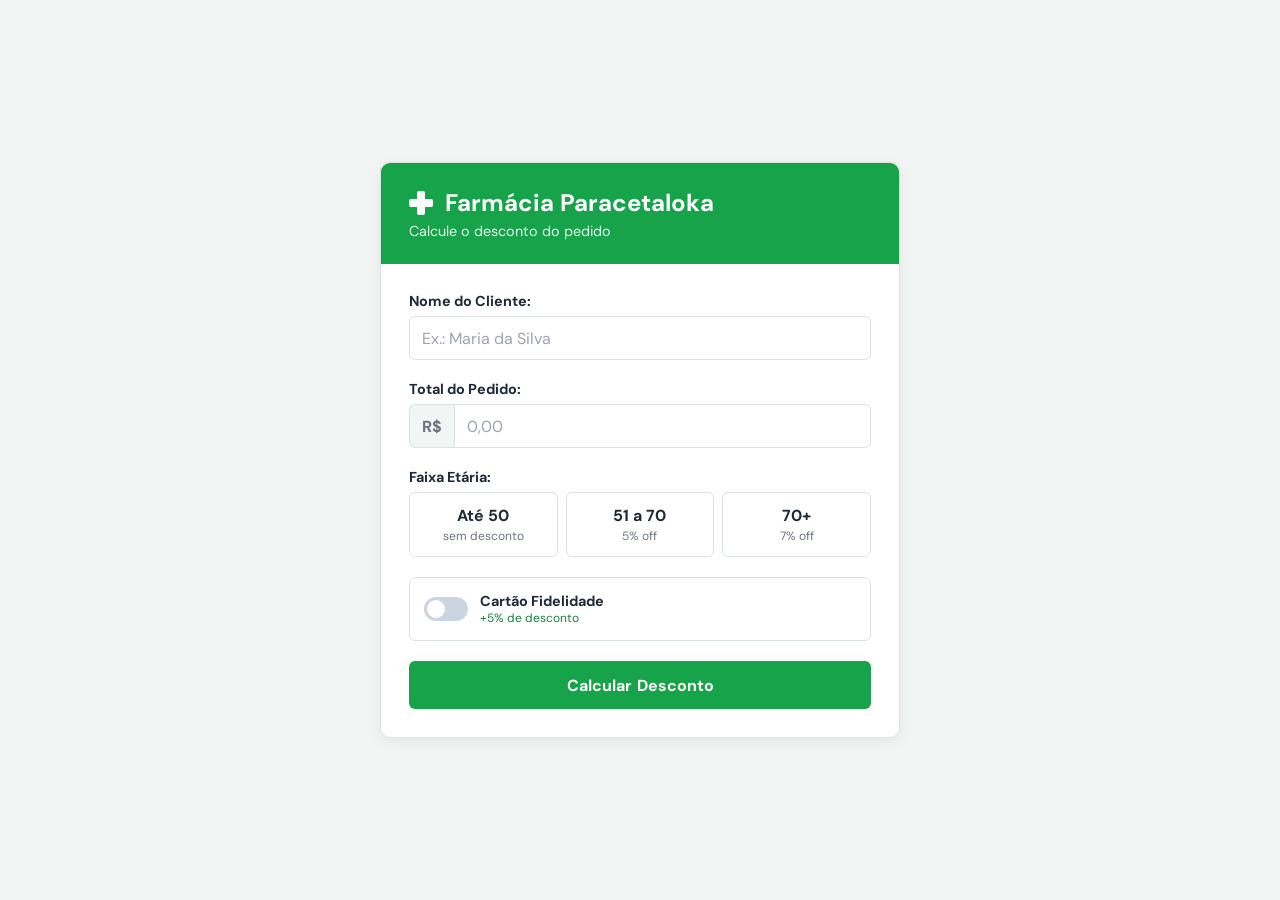
<file: 09-24-26/index.html>
<!DOCTYPE html>
<html lang="pt-BR">

<head>
    <meta charset="UTF-8">
    <meta name="viewport" content="width=device-width, initial-scale=1.0">
    <title>Paracetaloka</title>
    <link rel="preconnect" href="https://fonts.googleapis.com">
    <link rel="preconnect" href="https://fonts.gstatic.com" crossorigin>
    <link href="https://fonts.googleapis.com/css2?family=DM+Sans:wght@400;500;700&display=swap" rel="stylesheet">
    <link rel="stylesheet" href="style.css">
</head>
<!--
    a farmácia Parecetaloka, deseja calcular o total do pedido de seus clientes com base na faixa etária e cartão fidelidade.
    crie um sistema que obtenha o nome do cliente, total do pedido, escolha a faixa etária e se o pagamento é por cartão fidelidade.
    assuma que:
        Idade <50: Sem desconto;
        Idade entre 51 e 70: 5% de desconto;
        Idade >= 70: 7% de desconto

    se o cartão fidelidade for selecionado, o cliente terá mais 5% de desconto
-->

<body>
    <main class="receita">
        <header class="topo">
            <span class="cruz" aria-hidden="true"></span>
            <h1>Farmácia Paracetaloka</h1>
            <p class="slogan">Calcule o desconto do pedido</p>
        </header>

        <form action="calcular.php" method="post">
            <div class="campo">
                <label for="nome">Nome do Cliente:</label>
                <input type="text" id="nome" name="nome" placeholder="Ex.: Maria da Silva" required>
            </div>

            <div class="campo">
                <label for="total">Total do Pedido:</label>
                <div class="moeda">
                    <span>R$</span>
                    <input type="number" id="total" name="total" step="0.01" min="0" placeholder="0,00" required>
                </div>
            </div>

            <fieldset class="campo">
                <legend>Faixa Etária:</legend>
                <div class="blister">
                    <input type="radio" id="idade1" name="idade" value="menor50" required>
                    <label for="idade1"><strong>Até 50</strong><small>sem desconto</small></label>

                    <input type="radio" id="idade2" name="idade" value="51-70" required>
                    <label for="idade2"><strong>51 a 70</strong><small>5% off</small></label>

                    <input type="radio" id="idade3" name="idade" value=">=70" required>
                    <label for="idade3"><strong>70+</strong><small>7% off</small></label>
                </div>
            </fieldset>

            <div class="campo fidelidade">
                <input type="checkbox" id="fidelidade" name="fidelidade">
                <label for="fidelidade">
                    <span class="chave" aria-hidden="true"></span>
                    <span>Cartão Fidelidade <small>+5% de desconto</small></span>
                </label>
            </div>

            <button type="submit">
                <span class="metade-a">Calcular</span>
                <span class="metade-b">Desconto</span>
            </button>
        </form>
    </main>
</body>

</html>
</file>
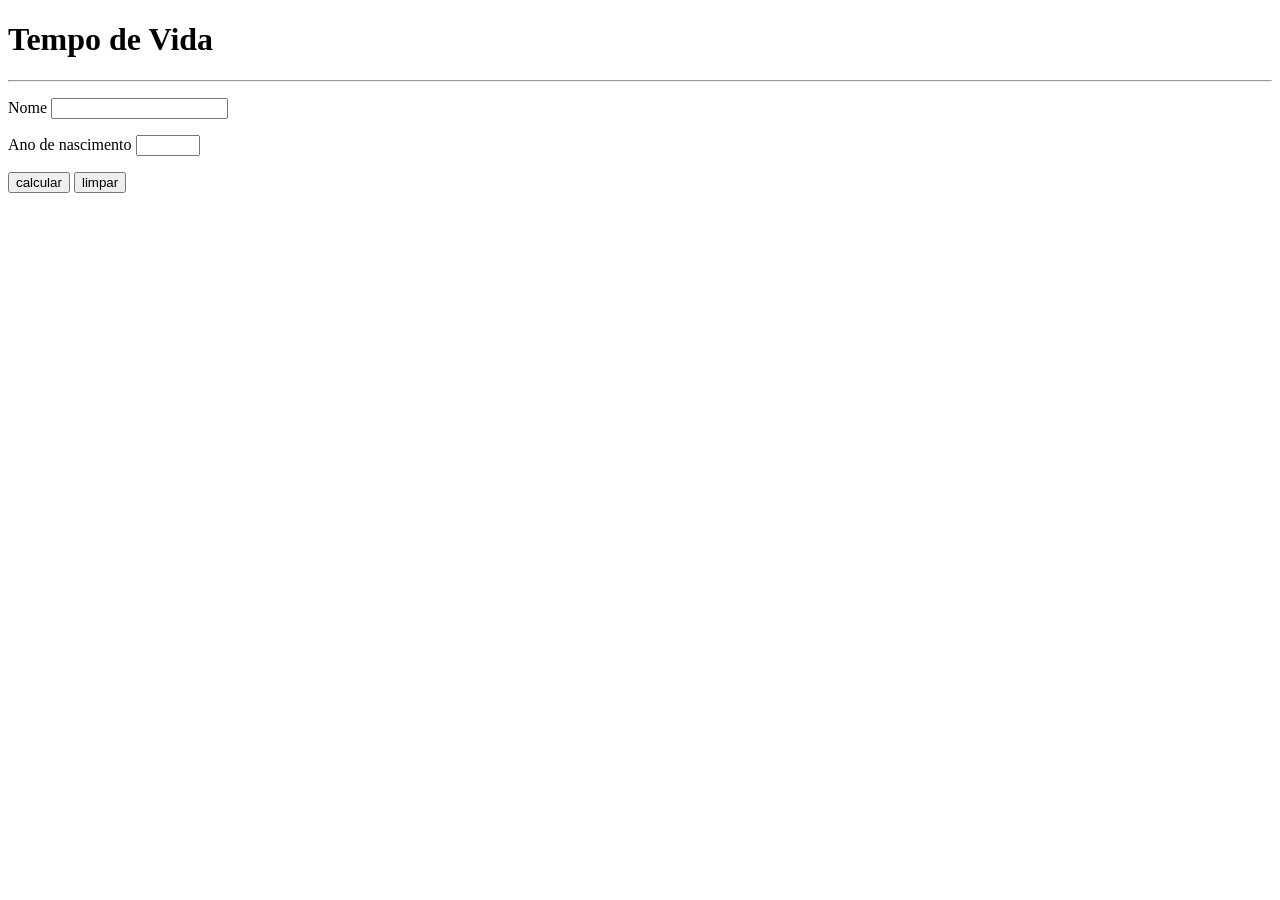
<file: 09-10-26/Ex01/index.html>
<!DOCTYPE html>
<html lang="pt-br">
<head>
    <meta charset="UTF-8">
    <meta name="viewport" content="width=device-width, initial-scale=1.0">
    <title>Tempo de Vida</title>
</head>
<body>
    <h1>Tempo de Vida</h1>
    <hr>

    <!-- Descrição do exercicio:
        Crie uma apicação em PHP que receba por meio ed um form o nome
    e o ano de nascimento de uma pessoa. Com esses dados deverá calcular e exibir:
        -A idade atual da pessoa;
        -A quantidade aproximada de dias que ela já viveu
        -A quantidade aproximada de horas e minutos que a pessoa viveu
        -A quantidade de batimentos cardiacos que o coração já deu (considere uma média de 75 por minuto)
        -Quantos batimentos cardiacos ainda restam considere uma expectatice de vida de 90 anos

        ATENÇÃO:
        Se a pessoa já tiver ultrapassado essa expectativa, o sistema
    deve exibir uma mensagem informando isso em vez de um valor negativo.
    -->

    <form action="calcular.php" method="post">
        <p>
        <label for="n">Nome</label>
        <input type="text" name="tnome" required>
        </p>
        <p>

        <label for="a">Ano de nascimento</label>
        <input type="number" name="tano" required min="1910" max="2026">
        </p>
        <input type="submit" value="calcular">
        <input type="reset" value="limpar">
    </form>
</body>
</html>
</file>
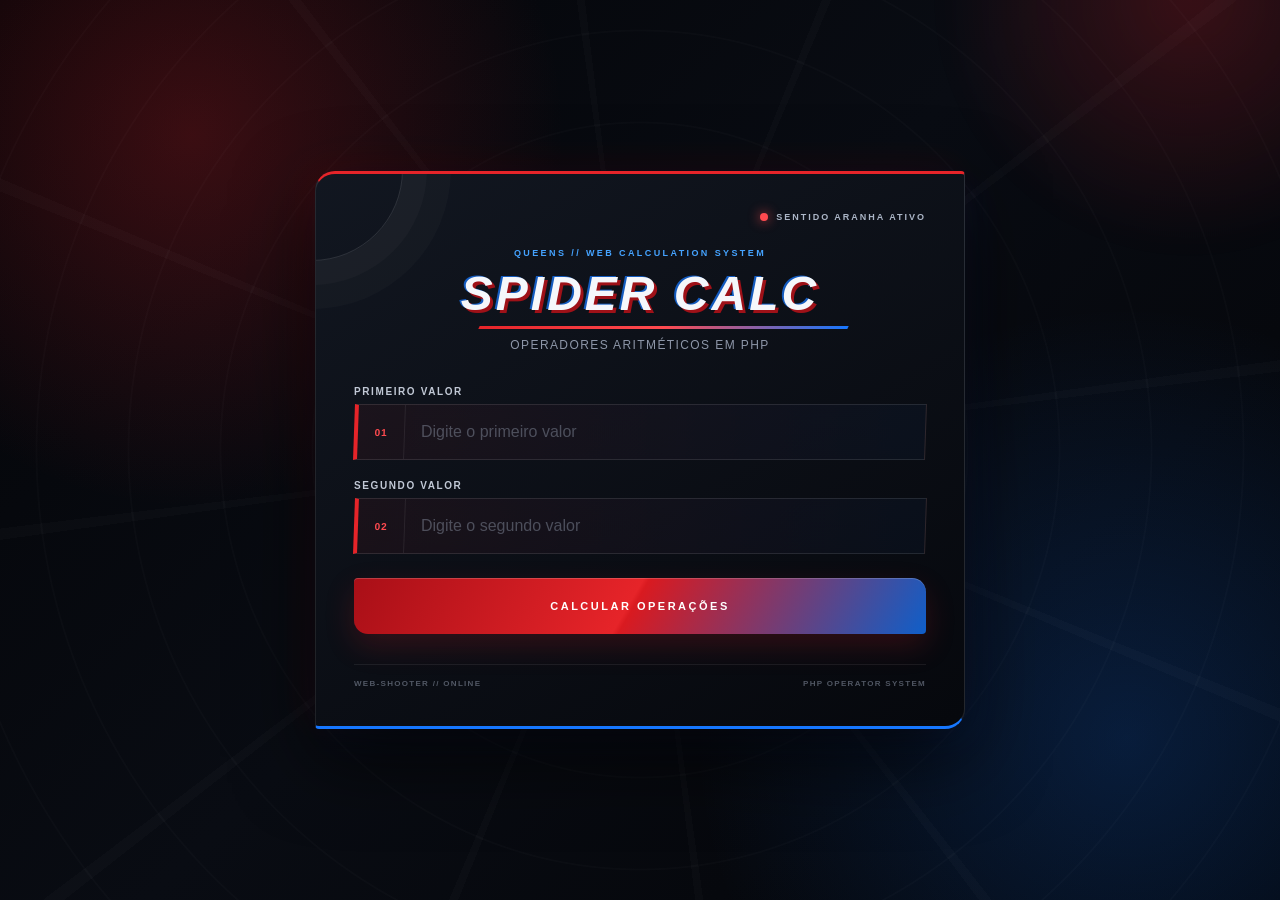
<file: 09-17-26/Ex01/index.html>
<!DOCTYPE html>
<html lang="pt-BR">
<head>
    <meta charset="UTF-8">
    <meta name="viewport" content="width=device-width, initial-scale=1.0">
    <title>Spider Calculator | Operadores em PHP</title>
    <link rel="stylesheet" href="style.css">
</head>
<body>
    <main class="container">
        <div class="system-status">
            <span class="status-dot"></span>
            SENTIDO ARANHA ATIVO
        </div>

        <header class="hero">
            <p class="eyebrow">QUEENS // WEB CALCULATION SYSTEM</p>
            <h1>SPIDER CALC</h1>
            <p class="subtitle">Operadores aritméticos em PHP</p>
        </header>

        <form action="index.php" method="POST" class="calculator-form">
            <div class="field-group">
                <label for="valor1">Primeiro valor</label>
                <div class="input-shell">
                    <span>01</span>
                    <input
                        type="number"
                        id="valor1"
                        name="valor1"
                        step="any"
                        placeholder="Digite o primeiro valor"
                        required
                    >
                </div>
            </div>

            <div class="field-group">
                <label for="valor2">Segundo valor</label>
                <div class="input-shell">
                    <span>02</span>
                    <input
                        type="number"
                        id="valor2"
                        name="valor2"
                        step="any"
                        placeholder="Digite o segundo valor"
                        required
                    >
                </div>
            </div>

            <button type="submit">
                <span>Calcular operações</span>
            </button>
        </form>

        <footer class="system-footer">
            <span>WEB-SHOOTER // ONLINE</span>
            <span>PHP OPERATOR SYSTEM</span>
        </footer>
    </main>
</body>
</html>
</file>
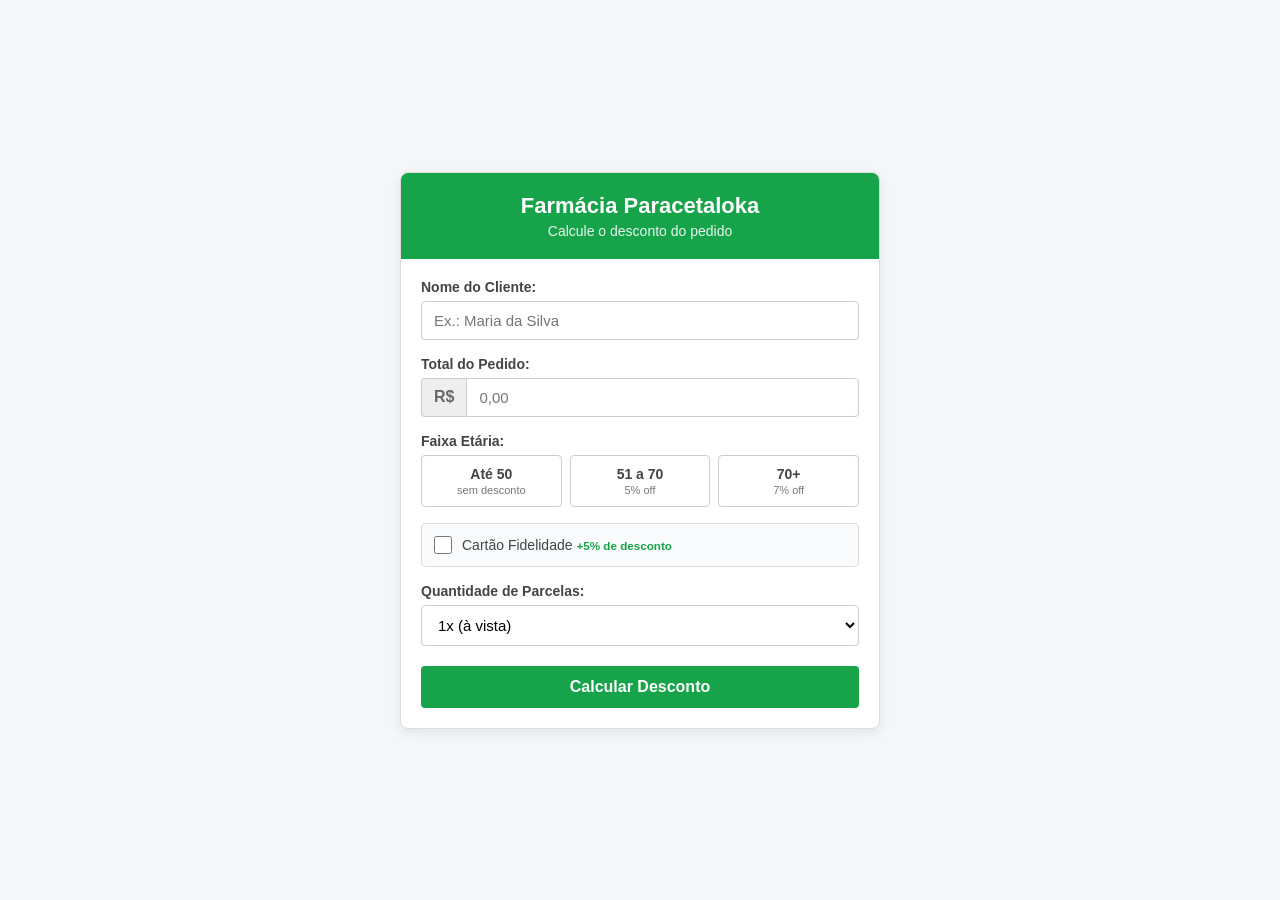
<file: 09-24-26/Ex01/index.html>
<!DOCTYPE html>
<html lang="pt-BR">

<head>
    <meta charset="UTF-8">
    <meta name="viewport" content="width=device-width, initial-scale=1.0">
    <title>Paracetaloka</title>
    <link rel="preconnect" href="https://fonts.googleapis.com">
    <link rel="preconnect" href="https://fonts.gstatic.com" crossorigin>
    <link href="https://fonts.googleapis.com/css2?family=DM+Sans:wght@400;500;700&display=swap" rel="stylesheet">
    <link rel="stylesheet" href="style.css">
</head>
<!--
    a farmácia Parecetaloka, deseja calcular o total do pedido de seus clientes com base na faixa etária e cartão fidelidade.
    crie um sistema que obtenha o nome do cliente, total do pedido, escolha a faixa etária e se o pagamento é por cartão fidelidade.
    assuma que:
        Idade <50: Sem desconto;
        Idade entre 51 e 70: 5% de desconto;
        Idade >= 70: 7% de desconto

    se o cartão fidelidade for selecionado, o cliente terá mais 5% de desconto
-->

<body>
    <main class="receita">
        <header class="topo">
            <span class="cruz" aria-hidden="true"></span>
            <h1>Farmácia Paracetaloka</h1>
            <p class="slogan">Calcule o desconto do pedido</p>
        </header>

        <form action="calcular.php" method="post">
            <div class="campo">
                <label for="nome">Nome do Cliente:</label>
                <input type="text" id="nome" name="nome" placeholder="Ex.: Maria da Silva" required>
            </div>

            <div class="campo">
                <label for="total">Total do Pedido:</label>
                <div class="moeda">
                    <span>R$</span>
                    <input type="number" id="total" name="total" step="0.01" min="0" placeholder="0,00" required>
                </div>
            </div>

            <fieldset class="campo">
                <legend>Faixa Etária:</legend>
                <div class="blister">
                    <input type="radio" id="idade1" name="idade" value="menor50" required>
                    <label for="idade1"><strong>Até 50</strong><small>sem desconto</small></label>

                    <input type="radio" id="idade2" name="idade" value="51-70" required>
                    <label for="idade2"><strong>51 a 70</strong><small>5% off</small></label>

                    <input type="radio" id="idade3" name="idade" value=">=70" required>
                    <label for="idade3"><strong>70+</strong><small>7% off</small></label>
                </div>
            </fieldset>

            <div class="campo fidelidade">
                <input type="checkbox" id="fidelidade" name="fidelidade">
                <label for="fidelidade">
                    <span class="chave" aria-hidden="true"></span>
                    <span>Cartão Fidelidade <small>+5% de desconto</small></span>
                </label>
            </div>

            <div class="campo">
                <label for="parcelas">Quantidade de Parcelas:</label>
                <select id="parcelas" name="parcelas" required>
                    <option value="1">1x (à vista)</option>
                    <option value="2">2x</option>
                    <option value="3">3x</option>
                    <option value="4">4x</option>
                    <option value="5">5x</option>
                    <option value="6">6x</option>
                </select>
            </div>

            <button type="submit">
                <span class="metade-a">Calcular</span>
                <span class="metade-b">Desconto</span>
            </button>
        </form>
    </main>
</body>

</html>
</file>
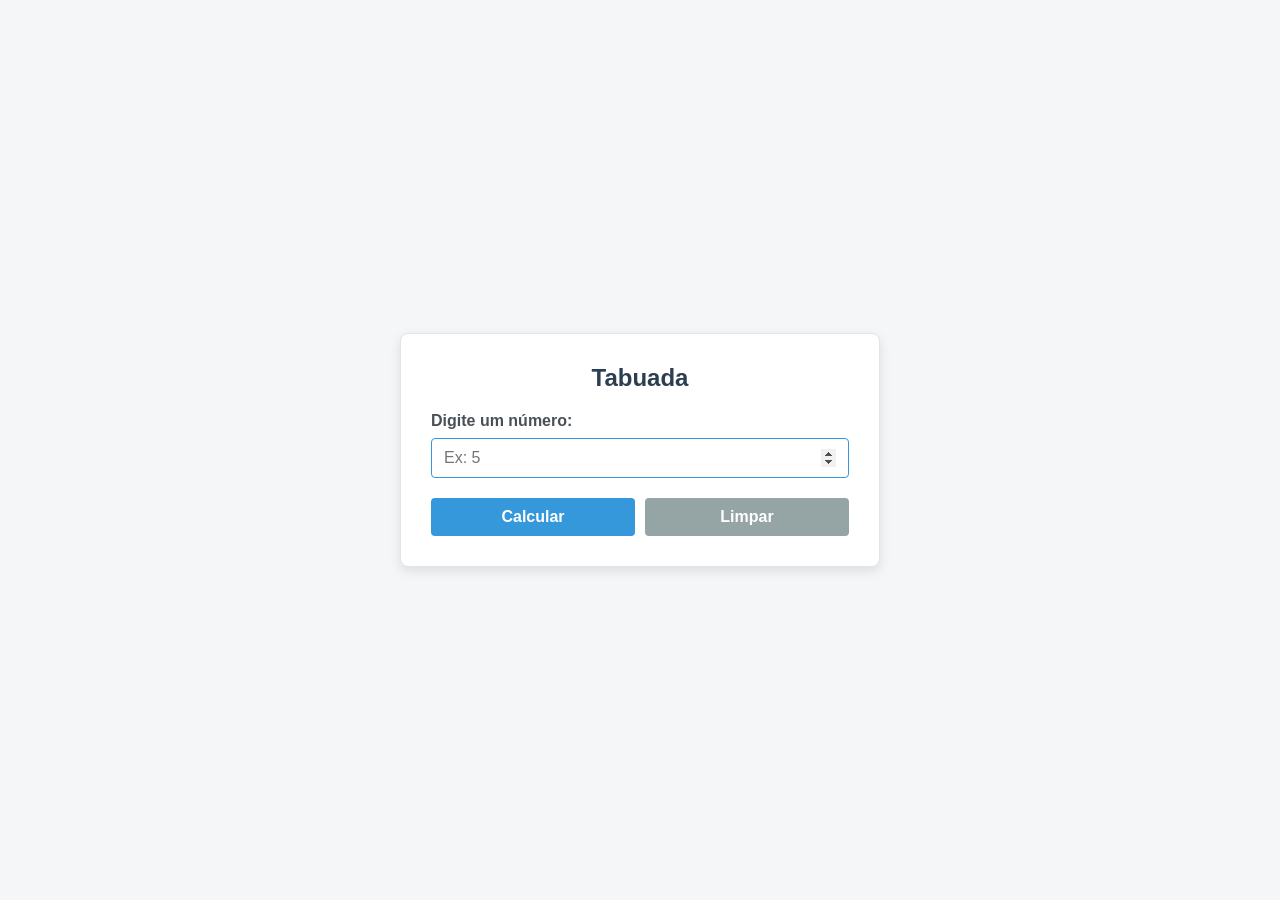
<file: 10-01-26/Ex01/index.html>
<!DOCTYPE html>
<html lang="pt-br">
<head>
    <meta charset="UTF-8">
    <meta name="viewport" content="width=device-width, initial-scale=1.0">
    <title>Tabuada</title>
    <link rel="stylesheet" href="style.css">
</head>
<body>
    <div class="container">
        <h1>Tabuada</h1>
        <form action="tabuada.php" method="GET">
            <div class="form-group">
                <label for="numero">Digite um número:</label>
                <input type="number" id="numero" name="numero" required placeholder="Ex: 5" autofocus>
            </div>
            <div class="botoes">
                <button type="submit">Calcular</button>
                <button type="reset">Limpar</button>
            </div>
        </form>
    </div>
</body>
</html>
</file>
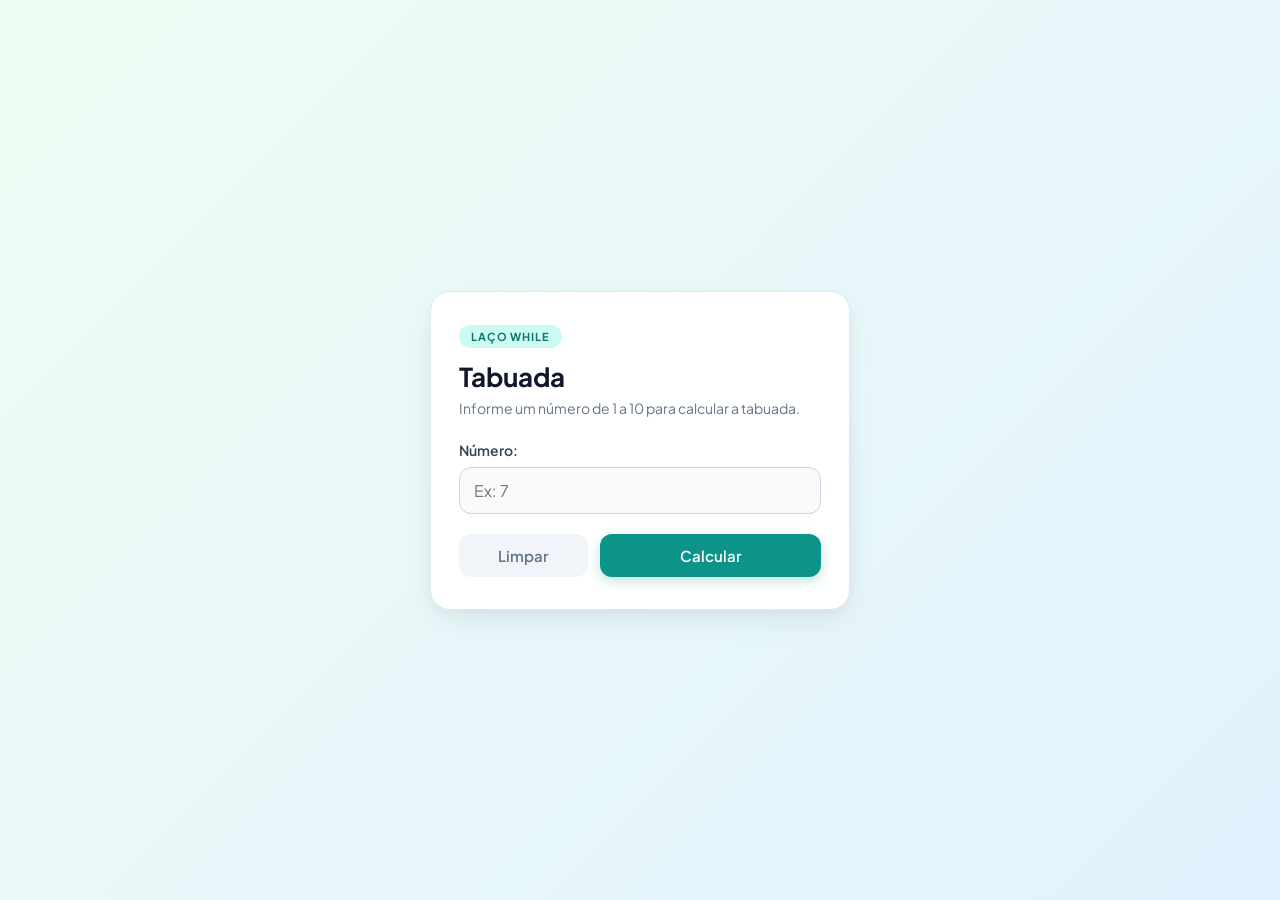
<file: 10-01-26/Ex02/index.html>
<!DOCTYPE html>
<html lang="pt-br">
<head>
    <meta charset="UTF-8">
    <meta name="viewport" content="width=device-width, initial-scale=1.0">
    <title>Tabuada com While</title>
    <link rel="stylesheet" href="style.css">
</head>
<body>
    <div class="card">
        <div class="badge">Laço While</div>
        <h1>Tabuada</h1>
        <p class="subtitulo">Informe um número de 1 a 10 para calcular a tabuada.</p>

        <form action="tabuada.php" method="post">
            <div class="campo">
                <label for="numero">Número:</label>
                <input type="number" id="numero" name="numero" min="1" max="10" placeholder="Ex: 7" required>
            </div>

            <div class="acoes">
                <button type="reset" class="btn btn-secundario">Limpar</button>
                <button type="submit" class="btn btn-primario">Calcular</button>
            </div>
        </form>
    </div>
</body>
</html>
</file>
<file: 09-24-26/style.css>
/* =========================================================
   PARACETALOKA — SISTEMA DE FARMÁCIA (ESTILO SIMPLES)
   ========================================================= */

* {
    margin: 0;
    padding: 0;
    box-sizing: border-box;
}

:root {
    --verde: #16a34a;
    --verde-escuro: #15803d;
    --verde-claro: #dcfce7;

    --fundo: #f1f5f4;
    --branco: #ffffff;
    --borda: #d9e2df;

    --texto: #1f2937;
    --texto-secundario: #6b7280;
}


/* =========================================================
   BODY
   ========================================================= */

body {
    min-height: 100vh;
    font-family: "DM Sans", Arial, sans-serif;
    background: var(--fundo);
    color: var(--texto);

    display: flex;
    justify-content: center;
    align-items: center;
    padding: 40px 16px;
}


/* =========================================================
   CARD PRINCIPAL
   ========================================================= */

.receita {
    width: 100%;
    max-width: 520px;
    background: var(--branco);
    border: 1px solid var(--borda);
    border-radius: 10px;
    box-shadow: 0 4px 16px rgba(0, 0, 0, 0.06);
    overflow: hidden;
}


/* =========================================================
   HEADER
   ========================================================= */

.topo {
    display: flex;
    flex-wrap: wrap;
    align-items: center;
    gap: 4px 12px;
    padding: 24px 28px;
    background: var(--verde);
    color: var(--branco);
}

.topo h1 {
    font-size: 1.5rem;
    font-weight: 700;
}

.slogan {
    width: 100%;
    font-size: 0.9rem;
    opacity: 0.9;
}


/* =========================================================
   CRUZ
   ========================================================= */

.cruz {
    position: relative;
    width: 24px;
    height: 24px;
    flex-shrink: 0;
}

.cruz::before,
.cruz::after {
    content: "";
    position: absolute;
    background: var(--branco);
    border-radius: 2px;
}

.cruz::before {
    width: 24px;
    height: 8px;
    top: 8px;
    left: 0;
}

.cruz::after {
    width: 8px;
    height: 24px;
    top: 0;
    left: 8px;
}


/* =========================================================
   FORM
   ========================================================= */

form {
    padding: 28px;
}

.campo {
    margin-bottom: 20px;
}

label,
legend {
    display: block;
    margin-bottom: 6px;
    font-size: 0.9rem;
    font-weight: 700;
    color: var(--texto);
}

fieldset {
    border: none;
}


/* =========================================================
   INPUTS
   ========================================================= */

input[type="text"],
input[type="number"] {
    width: 100%;
    height: 44px;
    padding: 0 12px;
    border: 1px solid var(--borda);
    border-radius: 6px;
    background: var(--branco);
    color: var(--texto);
    font-family: inherit;
    font-size: 1rem;
    outline: none;
}

input::placeholder {
    color: #9ca3af;
}

input[type="text"]:focus,
input[type="number"]:focus {
    border-color: var(--verde);
    box-shadow: 0 0 0 3px var(--verde-claro);
}


/* =========================================================
   CAMPO DE MOEDA
   ========================================================= */

.moeda {
    display: flex;
}

.moeda > span {
    display: flex;
    align-items: center;
    padding: 0 12px;
    background: var(--fundo);
    border: 1px solid var(--borda);
    border-right: none;
    border-radius: 6px 0 0 6px;
    color: var(--texto-secundario);
    font-weight: 700;
}

.moeda input {
    border-radius: 0 6px 6px 0;
}


/* =========================================================
   FAIXAS ETÁRIAS
   ========================================================= */

.blister {
    display: grid;
    grid-template-columns: repeat(3, 1fr);
    gap: 8px;
}

.blister input {
    position: absolute;
    opacity: 0;
    pointer-events: none;
}

.blister label {
    margin: 0;
    padding: 12px 8px;
    border: 1px solid var(--borda);
    border-radius: 6px;
    background: var(--branco);
    text-align: center;
    cursor: pointer;

    display: flex;
    flex-direction: column;
    align-items: center;
    gap: 2px;
}

.blister label strong {
    font-size: 1rem;
}

.blister label small {
    font-size: 0.75rem;
    font-weight: 400;
    color: var(--texto-secundario);
}

.blister label:hover {
    border-color: var(--verde);
}

.blister input:checked + label {
    background: var(--verde-claro);
    border-color: var(--verde);
}

.blister input:checked + label small {
    color: var(--verde-escuro);
}

.blister input:focus-visible + label {
    box-shadow: 0 0 0 3px var(--verde-claro);
}


/* =========================================================
   CARTÃO FIDELIDADE
   ========================================================= */

.fidelidade {
    padding: 14px;
    border: 1px solid var(--borda);
    border-radius: 6px;
}

.fidelidade input {
    position: absolute;
    opacity: 0;
    pointer-events: none;
}

.fidelidade label {
    display: flex;
    align-items: center;
    gap: 12px;
    margin: 0;
    cursor: pointer;
}

.fidelidade label > span:last-child {
    display: flex;
    flex-direction: column;
}

.fidelidade label small {
    font-weight: 400;
    color: var(--verde-escuro);
}


/* =========================================================
   SWITCH
   ========================================================= */

.chave {
    position: relative;
    width: 44px;
    height: 24px;
    flex-shrink: 0;
    border-radius: 24px;
    background: #cbd5e1;
    transition: background 0.2s;
}

.chave::after {
    content: "";
    position: absolute;
    top: 3px;
    left: 3px;
    width: 18px;
    height: 18px;
    border-radius: 50%;
    background: var(--branco);
    transition: transform 0.2s;
}

.fidelidade input:checked + label .chave {
    background: var(--verde);
}

.fidelidade input:checked + label .chave::after {
    transform: translateX(20px);
}

.fidelidade input:focus-visible + label .chave {
    box-shadow: 0 0 0 3px var(--verde-claro);
}


/* =========================================================
   BOTÃO
   ========================================================= */

button {
    width: 100%;
    height: 48px;
    margin-top: 4px;
    border: none;
    border-radius: 6px;
    background: var(--verde);
    color: var(--branco);
    font-family: inherit;
    font-size: 1rem;
    font-weight: 700;
    cursor: pointer;

    display: flex;
    justify-content: center;
    align-items: center;
    gap: 5px;
}

button:hover {
    background: var(--verde-escuro);
}


/* =========================================================
   RESULTADO
   ========================================================= */

.resultado {
    list-style: none;
    margin-bottom: 20px;
}

.resultado li {
    display: flex;
    justify-content: space-between;
    align-items: center;
    gap: 12px;
    padding: 12px 0;
    border-bottom: 1px solid var(--borda);
}

.resultado li span {
    color: var(--texto-secundario);
    font-size: 0.9rem;
}

.resultado li strong {
    text-align: right;
}

.resultado li .desconto {
    color: var(--verde-escuro);
}

.total-final {
    display: flex;
    justify-content: space-between;
    align-items: center;
    gap: 12px;
    margin-bottom: 20px;
    padding: 16px;
    border-radius: 6px;
    background: var(--verde-claro);
}

.total-final span {
    font-weight: 700;
}

.total-final strong {
    font-size: 1.5rem;
    color: var(--verde-escuro);
}


/* =========================================================
   RESPONSIVIDADE
   ========================================================= */

@media (max-width: 480px) {

    body {
        align-items: flex-start;
        padding: 16px;
    }

    .topo,
    form {
        padding: 20px;
    }

    .blister {
        grid-template-columns: 1fr;
    }

    .blister label {
        flex-direction: row;
        justify-content: space-between;
    }
}
</file>
<file: 09-17-26/Ex01/style.css>
:root {
    --black: #05070b;
    --black-soft: #0b0e14;
    --panel: rgba(12, 15, 22, 0.94);
    --panel-light: #141923;
    --red: #e62429;
    --red-light: #ff4a4f;
    --red-dark: #9e1118;
    --blue: #1677ff;
    --blue-light: #45a3ff;
    --white: #f5f7fb;
    --muted: #8d96a8;
    --line: rgba(255, 255, 255, 0.09);
    --danger: #ffcf40;
}

* {
    margin: 0;
    padding: 0;
    box-sizing: border-box;
}

body {
    min-height: 100vh;
    padding: 40px 20px;
    display: flex;
    justify-content: center;
    align-items: center;
    font-family: "Segoe UI", Arial, sans-serif;
    color: var(--white);
    background:
        radial-gradient(circle at 15% 15%, rgba(230, 36, 41, 0.24), transparent 28%),
        radial-gradient(circle at 88% 82%, rgba(22, 119, 255, 0.20), transparent 32%),
        linear-gradient(135deg, #030407 0%, #090c13 48%, #030407 100%);
    position: relative;
    overflow-x: hidden;
}

/* Teia estilizada no fundo */
body::before {
    content: "";
    position: fixed;
    inset: -25%;
    background:
        repeating-conic-gradient(
            from 0deg at 50% 50%,
            rgba(255, 255, 255, 0.045) 0deg 1deg,
            transparent 1deg 30deg
        ),
        repeating-radial-gradient(
            circle at 50% 50%,
            transparent 0 50px,
            rgba(255, 255, 255, 0.04) 51px 52px,
            transparent 53px 92px
        );
    opacity: 0.5;
    transform: rotate(-8deg);
    pointer-events: none;
}

body::after {
    content: "";
    position: fixed;
    width: 520px;
    height: 520px;
    top: -260px;
    right: -170px;
    border-radius: 50%;
    background: radial-gradient(circle, rgba(230, 36, 41, 0.22), transparent 68%);
    filter: blur(12px);
    pointer-events: none;
}

.container {
    width: 100%;
    max-width: 650px;
    padding: 38px;
    background:
        linear-gradient(150deg, rgba(18, 23, 33, 0.98), rgba(6, 8, 13, 0.98));
    border: 1px solid rgba(255, 255, 255, 0.10);
    border-top: 3px solid var(--red);
    border-bottom: 3px solid var(--blue);
    border-radius: 20px 4px 20px 4px;
    box-shadow:
        0 28px 80px rgba(0, 0, 0, 0.72),
        -10px -8px 35px rgba(230, 36, 41, 0.08),
        10px 12px 35px rgba(22, 119, 255, 0.08);
    position: relative;
    z-index: 1;
    overflow: hidden;
}

.container::before {
    content: "";
    position: absolute;
    width: 180px;
    height: 180px;
    left: -95px;
    top: -95px;
    border: 1px solid rgba(255, 255, 255, 0.12);
    border-radius: 50%;
    box-shadow:
        0 0 0 24px rgba(255, 255, 255, 0.025),
        0 0 0 48px rgba(255, 255, 255, 0.018);
    pointer-events: none;
}

.system-status {
    display: flex;
    align-items: center;
    justify-content: flex-end;
    gap: 8px;
    margin-bottom: 26px;
    color: #acb6c7;
    font-size: 9px;
    font-weight: 700;
    letter-spacing: 2px;
}

.status-dot,
.pulse-dot {
    width: 8px;
    height: 8px;
    border-radius: 50%;
    background: var(--red-light);
    box-shadow: 0 0 12px rgba(255, 74, 79, 0.9);
    animation: spiderPulse 1.6s infinite;
}

@keyframes spiderPulse {
    0%, 100% { opacity: 0.45; transform: scale(0.85); }
    50% { opacity: 1; transform: scale(1.15); }
}

.hero {
    margin-bottom: 34px;
    text-align: center;
}

.eyebrow {
    margin-bottom: 8px;
    color: var(--blue-light);
    font-size: 9px;
    font-weight: 700;
    letter-spacing: 2.4px;
}

h1 {
    display: inline-block;
    position: relative;
    font-size: clamp(32px, 7vw, 48px);
    font-weight: 900;
    font-style: italic;
    letter-spacing: 3px;
    color: var(--white);
    text-transform: uppercase;
    text-shadow:
        3px 3px 0 var(--red-dark),
        -2px -1px 0 rgba(22, 119, 255, 0.72);
}

h1::after {
    content: "";
    position: absolute;
    left: 5%;
    right: -8%;
    bottom: -8px;
    height: 3px;
    background: linear-gradient(90deg, var(--red), var(--red-light), var(--blue));
    transform: skewX(-25deg);
}

.subtitle {
    margin-top: 17px;
    color: var(--muted);
    font-size: 12px;
    letter-spacing: 1.4px;
    text-transform: uppercase;
}

.calculator-form {
    display: grid;
    gap: 20px;
}

.field-group label {
    display: block;
    margin-bottom: 7px;
    color: #c1c8d5;
    font-size: 10px;
    font-weight: 700;
    letter-spacing: 1.6px;
    text-transform: uppercase;
}

.input-shell {
    min-height: 56px;
    display: flex;
    align-items: stretch;
    background: linear-gradient(90deg, rgba(230, 36, 41, 0.06), rgba(22, 119, 255, 0.04));
    border: 1px solid rgba(255, 255, 255, 0.10);
    border-left: 4px solid var(--red);
    transform: skewX(-2deg);
    transition: 0.25s ease;
}

.input-shell:focus-within {
    border-color: rgba(69, 163, 255, 0.62);
    border-left-color: var(--red-light);
    box-shadow:
        -6px 0 18px rgba(230, 36, 41, 0.12),
        6px 0 18px rgba(22, 119, 255, 0.10);
}

.input-shell > span {
    width: 52px;
    display: grid;
    place-items: center;
    border-right: 1px solid rgba(255, 255, 255, 0.08);
    color: var(--red-light);
    font-size: 10px;
    font-weight: 800;
    letter-spacing: 1px;
}

input {
    width: 100%;
    padding: 0 16px;
    border: 0;
    outline: 0;
    background: transparent;
    color: var(--white);
    font-size: 16px;
    transform: skewX(2deg);
}

input::placeholder {
    color: rgba(141, 150, 168, 0.46);
}

button {
    min-height: 56px;
    margin-top: 4px;
    border: 0;
    border-radius: 4px 14px 4px 14px;
    background:
        linear-gradient(120deg, #a90f17 0%, var(--red) 48%, #d91a20 49%, #0f5fc9 100%);
    color: white;
    font-size: 11px;
    font-weight: 900;
    letter-spacing: 2.5px;
    text-transform: uppercase;
    cursor: pointer;
    position: relative;
    overflow: hidden;
    box-shadow:
        0 12px 30px rgba(230, 36, 41, 0.18),
        inset 0 1px rgba(255, 255, 255, 0.18);
    transition: 0.25s ease;
}

button::before {
    content: "";
    position: absolute;
    top: 0;
    left: -40%;
    width: 34%;
    height: 100%;
    background: rgba(255, 255, 255, 0.16);
    transform: skewX(-25deg);
    transition: left 0.45s ease;
}

button:hover {
    transform: translateY(-2px);
    box-shadow:
        0 16px 34px rgba(230, 36, 41, 0.23),
        0 0 24px rgba(22, 119, 255, 0.13);
}

button:hover::before {
    left: 115%;
}

.system-footer {
    margin-top: 30px;
    padding-top: 14px;
    display: flex;
    justify-content: space-between;
    gap: 18px;
    border-top: 1px solid rgba(255, 255, 255, 0.07);
    color: rgba(141, 150, 168, 0.55);
    font-size: 8px;
    font-weight: 700;
    letter-spacing: 1.3px;
}

/* ========================================
   RESULTADOS - REDE DE OPERAÇÕES
======================================== */

.result-page {
    max-width: 900px;
}

.result-header {
    margin-bottom: 26px;
}

.result-console {
    position: relative;
}

.result-intro {
    margin-bottom: 18px;
    padding: 18px 20px;
    display: flex;
    justify-content: space-between;
    align-items: center;
    gap: 20px;
    background: linear-gradient(100deg, rgba(230, 36, 41, 0.12), rgba(22, 119, 255, 0.08));
    border-left: 4px solid var(--red);
    border-right: 4px solid var(--blue);
    clip-path: polygon(0 0, calc(100% - 18px) 0, 100% 18px, 100% 100%, 18px 100%, 0 calc(100% - 18px));
}

.section-tag {
    display: block;
    margin-bottom: 5px;
    color: var(--red-light);
    font-size: 8px;
    font-weight: 800;
    letter-spacing: 2px;
}

.result-intro h2 {
    font-size: 20px;
    font-weight: 800;
    letter-spacing: 1px;
    text-transform: uppercase;
}

.result-intro p {
    margin-top: 4px;
    color: var(--muted);
    font-size: 11px;
}

.web-badge {
    width: 54px;
    height: 54px;
    flex: 0 0 auto;
    border: 2px solid rgba(255, 255, 255, 0.18);
    border-radius: 50%;
    position: relative;
    background:
        repeating-conic-gradient(rgba(255,255,255,.20) 0 2deg, transparent 2deg 45deg),
        repeating-radial-gradient(circle, transparent 0 8px, rgba(255,255,255,.14) 9px 10px, transparent 11px 16px);
    box-shadow: 0 0 22px rgba(230, 36, 41, 0.15);
}

.web-badge span {
    position: absolute;
    width: 12px;
    height: 18px;
    left: 50%;
    top: 50%;
    transform: translate(-50%, -50%);
    border-radius: 50% 50% 45% 45%;
    background: var(--red);
    box-shadow: 0 0 0 2px #080b11;
}

.input-summary {
    margin-bottom: 22px;
    display: grid;
    grid-template-columns: 1fr auto 1fr;
    align-items: center;
    gap: 12px;
}

.value-panel {
    min-height: 84px;
    padding: 17px 20px;
    display: flex;
    flex-direction: column;
    justify-content: center;
    position: relative;
    overflow: hidden;
    background: var(--panel-light);
    border: 1px solid rgba(255, 255, 255, 0.09);
}

.value-panel::after {
    content: "";
    position: absolute;
    width: 90px;
    height: 90px;
    right: -45px;
    top: -45px;
    border-radius: 50%;
}

.value-panel-a {
    border-left: 4px solid var(--red);
}

.value-panel-a::after {
    background: rgba(230, 36, 41, 0.09);
}

.value-panel-b {
    border-right: 4px solid var(--blue);
    text-align: right;
}

.value-panel-b::after {
    background: rgba(22, 119, 255, 0.10);
}

.value-panel span {
    margin-bottom: 4px;
    color: var(--muted);
    font-size: 8px;
    font-weight: 800;
    letter-spacing: 1.7px;
}

.value-panel strong {
    color: white;
    font-size: 28px;
    font-weight: 800;
}

.versus {
    width: 38px;
    height: 38px;
    display: grid;
    place-items: center;
    border: 1px solid rgba(255, 255, 255, 0.14);
    border-radius: 50%;
    background: #080b11;
    color: var(--red-light);
    font-size: 18px;
    font-weight: 900;
    box-shadow: 0 0 0 4px rgba(22, 119, 255, 0.04);
}

.operations-grid {
    display: grid;
    grid-template-columns: repeat(2, minmax(0, 1fr));
    gap: 14px;
}

.operation-card {
    min-height: 178px;
    padding: 18px;
    display: grid;
    grid-template-rows: auto 1fr auto;
    gap: 14px;
    position: relative;
    background:
        linear-gradient(145deg, rgba(24, 29, 40, 0.96), rgba(9, 12, 18, 0.98));
    border: 1px solid rgba(255, 255, 255, 0.09);
    clip-path: polygon(0 0, calc(100% - 18px) 0, 100% 18px, 100% 100%, 18px 100%, 0 calc(100% - 18px));
    overflow: hidden;
    transition: 0.25s ease;
}

.operation-card::before {
    content: "";
    position: absolute;
    left: 0;
    top: 0;
    width: 4px;
    height: 100%;
    background: linear-gradient(var(--red), var(--blue));
}

.operation-card::after {
    content: "";
    position: absolute;
    width: 125px;
    height: 125px;
    right: -62px;
    bottom: -62px;
    border: 1px solid rgba(255, 255, 255, 0.05);
    border-radius: 50%;
    box-shadow:
        0 0 0 18px rgba(255,255,255,.015),
        0 0 0 36px rgba(255,255,255,.010);
}

.operation-card:hover {
    transform: translateY(-4px);
    border-color: rgba(255, 255, 255, 0.18);
    box-shadow:
        -7px 8px 22px rgba(230, 36, 41, 0.08),
        7px 10px 22px rgba(22, 119, 255, 0.08);
}

.operation-top {
    display: flex;
    justify-content: space-between;
    align-items: center;
}

.operation-code {
    color: var(--muted);
    font-size: 9px;
    font-weight: 800;
    letter-spacing: 1.5px;
}

.operation-symbol {
    width: 34px;
    height: 34px;
    display: grid;
    place-items: center;
    border-radius: 8px 2px 8px 2px;
    background: linear-gradient(135deg, rgba(230, 36, 41, 0.22), rgba(22, 119, 255, 0.20));
    border: 1px solid rgba(255, 255, 255, 0.10);
    color: white;
    font-size: 18px;
    font-weight: 800;
}

.operation-body h3 {
    margin-bottom: 5px;
    color: white;
    font-size: 15px;
    text-transform: uppercase;
    letter-spacing: 1px;
}

.operation-body p {
    color: var(--muted);
    font-size: 12px;
}

.operation-result {
    display: flex;
    align-items: end;
    justify-content: space-between;
    gap: 15px;
    padding-top: 12px;
    border-top: 1px solid rgba(255, 255, 255, 0.07);
}

.operation-result span {
    color: var(--blue-light);
    font-size: 8px;
    font-weight: 900;
    letter-spacing: 1.5px;
}

.operation-result strong {
    max-width: 70%;
    color: var(--red-light);
    font-size: 21px;
    font-weight: 900;
    text-align: right;
    overflow-wrap: anywhere;
}

.operation-error {
    border-color: rgba(255, 207, 64, 0.22);
}

.operation-error::before {
    background: var(--danger);
}

.operation-error .operation-symbol,
.operation-error .operation-result strong {
    color: var(--danger);
}

.operation-error .operation-result strong {
    font-size: 12px;
    letter-spacing: 1px;
}

.console-message {
    margin-top: 18px;
    min-height: 52px;
    padding: 0 16px;
    display: flex;
    align-items: center;
    gap: 10px;
    border: 1px solid rgba(255, 255, 255, 0.07);
    background: rgba(255, 255, 255, 0.025);
    color: rgba(193, 200, 213, 0.70);
    font-size: 9px;
    font-weight: 700;
    letter-spacing: 1px;
    text-transform: uppercase;
}

.back-link {
    display: block;
    width: fit-content;
    margin: 25px auto 0;
    padding: 10px 15px;
    border-bottom: 2px solid var(--red);
    color: white;
    font-size: 10px;
    font-weight: 800;
    letter-spacing: 1.8px;
    text-transform: uppercase;
    text-decoration: none;
    transition: 0.22s ease;
}

.back-link::before {
    content: "← ";
    color: var(--blue-light);
}

.back-link:hover {
    color: var(--red-light);
    transform: translateX(-3px);
}

.request-error {
    padding: 22px;
    border: 1px solid rgba(255, 207, 64, 0.22);
    border-left: 4px solid var(--danger);
    background: rgba(255, 207, 64, 0.06);
}

.request-error span,
.request-error strong,
.request-error p {
    display: block;
}

.request-error span {
    margin-bottom: 6px;
    color: var(--danger);
    font-size: 9px;
    font-weight: 900;
    letter-spacing: 2px;
}

.request-error strong {
    margin-bottom: 5px;
    font-size: 15px;
}

.request-error p {
    color: var(--muted);
    font-size: 12px;
}

::selection {
    background: var(--red);
    color: white;
}

@media (max-width: 720px) {
    body {
        padding: 20px 12px;
        align-items: flex-start;
    }

    .container {
        padding: 28px 20px;
    }

    .result-intro {
        align-items: flex-start;
    }

    .operations-grid {
        grid-template-columns: 1fr;
    }
}

@media (max-width: 520px) {
    h1 {
        font-size: 30px;
    }

    .input-summary {
        grid-template-columns: 1fr;
    }

    .versus {
        margin: -2px auto;
        transform: rotate(45deg);
    }

    .versus::first-letter {
        transform: rotate(-45deg);
    }

    .value-panel-b {
        text-align: left;
        border-right: 1px solid rgba(255, 255, 255, 0.09);
        border-left: 4px solid var(--blue);
    }

    .result-intro {
        padding: 16px;
    }

    .web-badge {
        display: none;
    }

    .system-footer {
        flex-direction: column;
        gap: 5px;
    }
}
</file>
<file: 09-24-26/Ex01/style.css>
/* =========================================================
   PARACETALOKA — CSS SIMPLES E DIRETO
   ========================================================= */

* {
    margin: 0;
    padding: 0;
    box-sizing: border-box;
    font-family: Arial, Helvetica, sans-serif;
}

body {
    background-color: #f4f6f8;
    color: #333;
    display: flex;
    justify-content: center;
    align-items: center;
    min-height: 100vh;
    padding: 20px;
}

/* Card Principal */
.receita {
    background-color: #ffffff;
    width: 100%;
    max-width: 480px;
    border: 1px solid #dddddd;
    border-radius: 8px;
    box-shadow: 0 4px 12px rgba(0, 0, 0, 0.08);
    overflow: hidden;
}

/* Cabeçalho */
.topo {
    background-color: #16a34a;
    color: #ffffff;
    padding: 20px;
    text-align: center;
}

.topo h1 {
    font-size: 22px;
    margin-bottom: 4px;
}

.slogan {
    font-size: 14px;
    opacity: 0.9;
}

.cruz {
    display: none;
}

/* Formulário e Campos */
form {
    padding: 20px;
}

.campo {
    margin-bottom: 16px;
}

label, legend {
    display: block;
    margin-bottom: 6px;
    font-size: 14px;
    font-weight: bold;
    color: #444;
}

fieldset {
    border: none;
}

/* Inputs de Texto, Número e Select */
input[type="text"],
input[type="number"],
select {
    width: 100%;
    padding: 10px 12px;
    border: 1px solid #cccccc;
    border-radius: 4px;
    font-size: 15px;
    outline: none;
    background-color: #ffffff;
}

input[type="text"]:focus,
input[type="number"]:focus,
select:focus {
    border-color: #16a34a;
}

/* Campo de Moeda */
.moeda {
    display: flex;
}

.moeda > span {
    display: flex;
    align-items: center;
    padding: 0 12px;
    background-color: #eeeeee;
    border: 1px solid #cccccc;
    border-right: none;
    border-radius: 4px 0 0 4px;
    color: #666666;
    font-weight: bold;
}

.moeda input {
    border-radius: 0 4px 4px 0;
}

/* Faixa Etária */
.blister {
    display: flex;
    gap: 8px;
}

.blister input[type="radio"] {
    display: none;
}

.blister label {
    flex: 1;
    margin: 0;
    padding: 10px 6px;
    border: 1px solid #cccccc;
    border-radius: 4px;
    background-color: #ffffff;
    text-align: center;
    cursor: pointer;
    display: flex;
    flex-direction: column;
    gap: 2px;
    transition: background-color 0.2s, border-color 0.2s;
}

.blister label strong {
    font-size: 14px;
}

.blister label small {
    font-size: 11px;
    color: #777777;
    font-weight: normal;
}

.blister label:hover {
    background-color: #f0fdf4;
    border-color: #16a34a;
}

.blister input:checked + label {
    background-color: #16a34a;
    border-color: #16a34a;
    color: #ffffff;
}

.blister input:checked + label small {
    color: #dcfce7;
}

/* Cartão Fidelidade */
.fidelidade {
    display: flex;
    align-items: center;
    gap: 10px;
    padding: 12px;
    border: 1px solid #dddddd;
    border-radius: 4px;
    background-color: #f9fafb;
}

.fidelidade input[type="checkbox"] {
    width: 18px;
    height: 18px;
    cursor: pointer;
}

.fidelidade label {
    display: flex;
    align-items: center;
    gap: 6px;
    margin: 0;
    cursor: pointer;
    font-weight: normal;
    font-size: 14px;
}

.fidelidade label small {
    color: #16a34a;
    font-weight: bold;
}

.chave {
    display: none;
}

/* Botão */
button {
    width: 100%;
    padding: 12px;
    background-color: #16a34a;
    color: #ffffff;
    font-size: 16px;
    font-weight: bold;
    border: none;
    border-radius: 4px;
    cursor: pointer;
    transition: background-color 0.2s;
    margin-top: 4px;
}

button:hover {
    background-color: #15803d;
}

/* =========================================================
   PÁGINA DE RESULTADO (CALCULAR.PHP)
   ========================================================= */

.resultado {
    list-style: none;
    margin-bottom: 16px;
}

.resultado li {
    display: flex;
    justify-content: space-between;
    padding: 8px 0;
    border-bottom: 1px solid #eeeeee;
    font-size: 14px;
}

.resultado li span {
    color: #666666;
}

.resultado li strong {
    color: #333333;
}

.resultado li .desconto {
    color: #16a34a;
}

/* Total Final */
.total-final {
    display: flex;
    justify-content: space-between;
    align-items: center;
    padding: 14px;
    background-color: #dcfce7;
    border: 1px solid #bbf7d0;
    border-radius: 4px;
    margin-bottom: 16px;
}

.total-final span {
    font-weight: bold;
    color: #15803d;
    font-size: 15px;
}

.total-final strong {
    font-size: 20px;
    color: #15803d;
}

/* Parcelamento */
.parcelas-wrapper {
    margin-bottom: 16px;
    border: 1px solid #dddddd;
    border-radius: 6px;
    padding: 14px;
    background-color: #fafafa;
}

.parcelas-header {
    text-align: center;
    margin-bottom: 12px;
}

.parcelas-header h3 {
    font-size: 15px;
    color: #333333;
}

.parcelas-desc {
    font-size: 12px;
    color: #777777;
    margin-top: 2px;
}

.parcelas-comparativo {
    display: grid;
    grid-template-columns: 1fr 1fr;
    gap: 10px;
}

.parcelas-col {
    background-color: #ffffff;
    border: 1px solid #e5e5e5;
    border-radius: 4px;
    padding: 10px;
}

.badge-laco {
    display: block;
    text-align: center;
    font-size: 11px;
    font-weight: bold;
    text-transform: uppercase;
    padding: 3px;
    border-radius: 3px;
    background-color: #dcfce7;
    color: #15803d;
    margin-bottom: 6px;
}

.lista-parcelas {
    list-style: none;
}

.lista-parcelas li {
    display: flex;
    justify-content: space-between;
    padding: 4px 0;
    font-size: 13px;
    border-bottom: 1px dashed #eeeeee;
}

.lista-parcelas li:last-child {
    border-bottom: none;
}

.lista-parcelas .vezes {
    color: #666666;
}

.lista-parcelas .valor {
    color: #333333;
    font-weight: bold;
}

.lista-parcelas li.ativa {
    background-color: #f0fdf4;
    padding: 4px 6px;
    border-radius: 4px;
}

.tag-escolhida {
    font-size: 10px;
    background-color: #16a34a;
    color: #ffffff;
    padding: 2px 5px;
    border-radius: 3px;
    font-weight: bold;
    margin-left: 6px;
}

/* =========================================================
   RESPONSIVIDADE
   ========================================================= */

@media (max-width: 480px) {
    .blister {
        flex-direction: column;
    }

    .parcelas-comparativo {
        grid-template-columns: 1fr;
    }
}
</file>
<file: 10-01-26/Ex01/style.css>
* {
    box-sizing: border-box;
    margin: 0;
    padding: 0;
    font-family: Arial, Helvetica, sans-serif;
}

body {
    background-color: #f4f6f8;
    color: #333;
    display: flex;
    justify-content: center;
    align-items: center;
    min-height: 100vh;
    padding: 20px;
}

.container {
    background-color: #ffffff;
    width: 100%;
    max-width: 480px;
    padding: 30px;
    border-radius: 8px;
    box-shadow: 0 4px 12px rgba(0, 0, 0, 0.1);
    border: 1px solid #e1e4e8;
}

h1 {
    text-align: center;
    margin-bottom: 20px;
    color: #2c3e50;
    font-size: 24px;
}

.form-group {
    margin-bottom: 20px;
}

label {
    display: block;
    margin-bottom: 8px;
    font-weight: bold;
    color: #495057;
}

input[type="number"] {
    width: 100%;
    padding: 10px 12px;
    font-size: 16px;
    border: 1px solid #ccc;
    border-radius: 4px;
    outline: none;
    transition: border-color 0.2s;
}

input[type="number"]:focus {
    border-color: #3498db;
}

.botoes {
    display: flex;
    gap: 10px;
}

button, .btn {
    flex: 1;
    padding: 10px 16px;
    font-size: 16px;
    font-weight: bold;
    border: none;
    border-radius: 4px;
    cursor: pointer;
    text-align: center;
    text-decoration: none;
    transition: background-color 0.2s;
}

button[type="submit"], .btn-primary {
    background-color: #3498db;
    color: #ffffff;
}

button[type="submit"]:hover, .btn-primary:hover {
    background-color: #2980b9;
}

button[type="reset"], .btn-secondary {
    background-color: #95a5a6;
    color: #ffffff;
}

button[type="reset"]:hover, .btn-secondary:hover {
    background-color: #7f8c8d;
}

/* Tabela de Resultados */
table {
    width: 100%;
    border-collapse: collapse;
    margin-top: 15px;
    margin-bottom: 25px;
}

th, td {
    padding: 10px 12px;
    text-align: center;
    border: 1px solid #dddddd;
}

th {
    background-color: #3498db;
    color: #ffffff;
    font-size: 15px;
}

tr:nth-child(even) {
    background-color: #f9fafb;
}

tr:hover {
    background-color: #f1f4f8;
}

.resultado-destaque {
    font-weight: bold;
    color: #2c3e50;
}

.voltar-container {
    text-align: center;
}

.btn-voltar {
    display: block;
    width: 100%;
    background-color: #3498db;
    color: #ffffff;
    padding: 10px;
    border-radius: 4px;
    text-decoration: none;
    font-weight: bold;
    text-align: center;
}

.btn-voltar:hover {
    background-color: #2980b9;
}

.alerta {
    text-align: center;
    color: #e74c3c;
    background-color: #fde8e7;
    padding: 12px;
    border-radius: 4px;
    margin-bottom: 20px;
    border: 1px solid #fadbd8;
}
</file>
<file: 10-01-26/Ex02/style.css>
@import url('https://fonts.googleapis.com/css2?family=Plus+Jakarta+Sans:wght@400;500;600;700&display=swap');

* {
    margin: 0;
    padding: 0;
    box-sizing: border-box;
}

body {
    font-family: 'Plus Jakarta Sans', system-ui, -apple-system, sans-serif;
    background: linear-gradient(135deg, #f0fdf4 0%, #e0f2fe 100%);
    color: #1e293b;
    min-height: 100vh;
    display: flex;
    justify-content: center;
    align-items: center;
    padding: 24px;
}

.card {
    background-color: #ffffff;
    width: 100%;
    max-width: 420px;
    padding: 32px 28px;
    border-radius: 20px;
    box-shadow: 0 12px 32px -4px rgba(15, 23, 42, 0.08), 0 4px 12px -2px rgba(15, 23, 42, 0.04);
    border: 1px solid #e2e8f0;
}

.badge {
    display: inline-block;
    background-color: #ccfbf1;
    color: #0f766e;
    font-size: 11px;
    font-weight: 700;
    text-transform: uppercase;
    letter-spacing: 0.08em;
    padding: 5px 12px;
    border-radius: 9999px;
    margin-bottom: 12px;
}

h1 {
    font-size: 26px;
    font-weight: 700;
    color: #0f172a;
    margin-bottom: 6px;
}

h1 span {
    color: #0d9488;
}

.subtitulo {
    font-size: 14px;
    color: #64748b;
    margin-bottom: 24px;
}

.campo {
    margin-bottom: 20px;
}

label {
    display: block;
    font-size: 14px;
    font-weight: 600;
    color: #334155;
    margin-bottom: 8px;
}

input[type="number"] {
    width: 100%;
    padding: 12px 14px;
    font-size: 16px;
    font-family: inherit;
    border: 1.5px solid #cbd5e1;
    border-radius: 12px;
    background-color: #f8fafc;
    color: #0f172a;
    transition: all 0.2s ease;
    outline: none;
}

input[type="number"]:focus {
    border-color: #0d9488;
    background-color: #ffffff;
    box-shadow: 0 0 0 4px rgba(13, 148, 136, 0.15);
}

.acoes {
    display: flex;
    gap: 12px;
}

.btn {
    display: inline-flex;
    justify-content: center;
    align-items: center;
    padding: 12px 18px;
    font-size: 15px;
    font-weight: 600;
    font-family: inherit;
    border-radius: 12px;
    border: none;
    cursor: pointer;
    text-decoration: none;
    transition: all 0.2s ease;
}

.btn-primario {
    flex: 2;
    background-color: #0d9488;
    color: #ffffff;
    box-shadow: 0 4px 12px rgba(13, 148, 136, 0.25);
}

.btn-primario:hover {
    background-color: #0f766e;
    transform: translateY(-1px);
    box-shadow: 0 6px 16px rgba(13, 148, 136, 0.35);
}

.btn-secundario {
    flex: 1;
    background-color: #f1f5f9;
    color: #64748b;
}

.btn-secundario:hover {
    background-color: #e2e8f0;
    color: #334155;
}

/* Lista de resultados da tabuada */
.tabuada-lista {
    list-style: none;
    margin: 20px 0 24px 0;
    display: flex;
    flex-direction: column;
    gap: 8px;
}

.tabuada-item {
    display: flex;
    align-items: center;
    justify-content: space-between;
    padding: 9px 14px;
    background-color: #f8fafc;
    border: 1px solid #f1f5f9;
    border-radius: 10px;
    transition: all 0.15s ease;
}

.tabuada-item:hover {
    background-color: #f0fdfa;
    border-color: #ccfbf1;
    transform: translateX(3px);
}

.tabuada-item .operacao {
    font-size: 15px;
    font-weight: 500;
    color: #475569;
}

.tabuada-item .igual {
    color: #94a3b8;
    font-size: 14px;
}

.tabuada-item .resultado {
    background-color: #ccfbf1;
    color: #0f766e;
    font-weight: 700;
    font-size: 15px;
    padding: 3px 10px;
    border-radius: 8px;
    min-width: 42px;
    text-align: center;
}

.btn-voltar {
    display: block;
    width: 100%;
    text-align: center;
    background-color: #f1f5f9;
    color: #334155;
}

.btn-voltar:hover {
    background-color: #e2e8f0;
    color: #0f172a;
}

/* Alerta de erro */
.alerta-erro {
    background-color: #fef2f2;
    border: 1px solid #fecaca;
    color: #991b1b;
    padding: 16px;
    border-radius: 12px;
    margin-bottom: 20px;
    text-align: center;
}

.alerta-erro h3 {
    font-size: 16px;
    margin-bottom: 4px;
}

.alerta-erro p {
    font-size: 14px;
}
</file>
